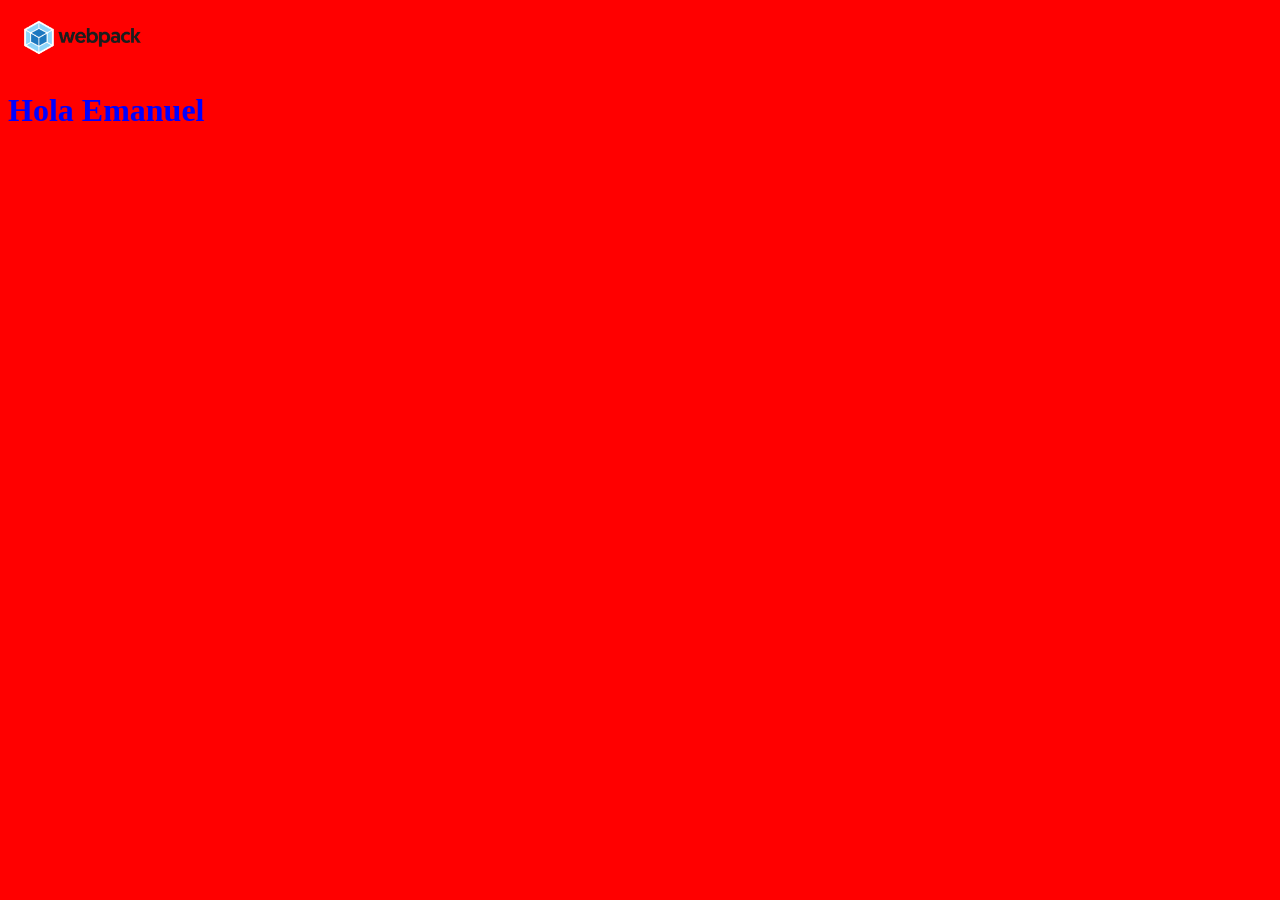
<file: docs/index.html>
<!doctype html><html lang="en"><head><meta charset="UTF-8"><meta http-equiv="X-UA-Compatible" content="IE=edge"><meta name="viewport" content="width=device-width,initial-scale=1"><title>WebPack</title><script defer="defer" src="main.d3a6ac078235776e1eca.js"></script><link href="main.6614135e634302edc113.css" rel="stylesheet"></head><body><img src="assets/img/webpack-logo.png" alt="Foto Logo"></body></html>
</file>
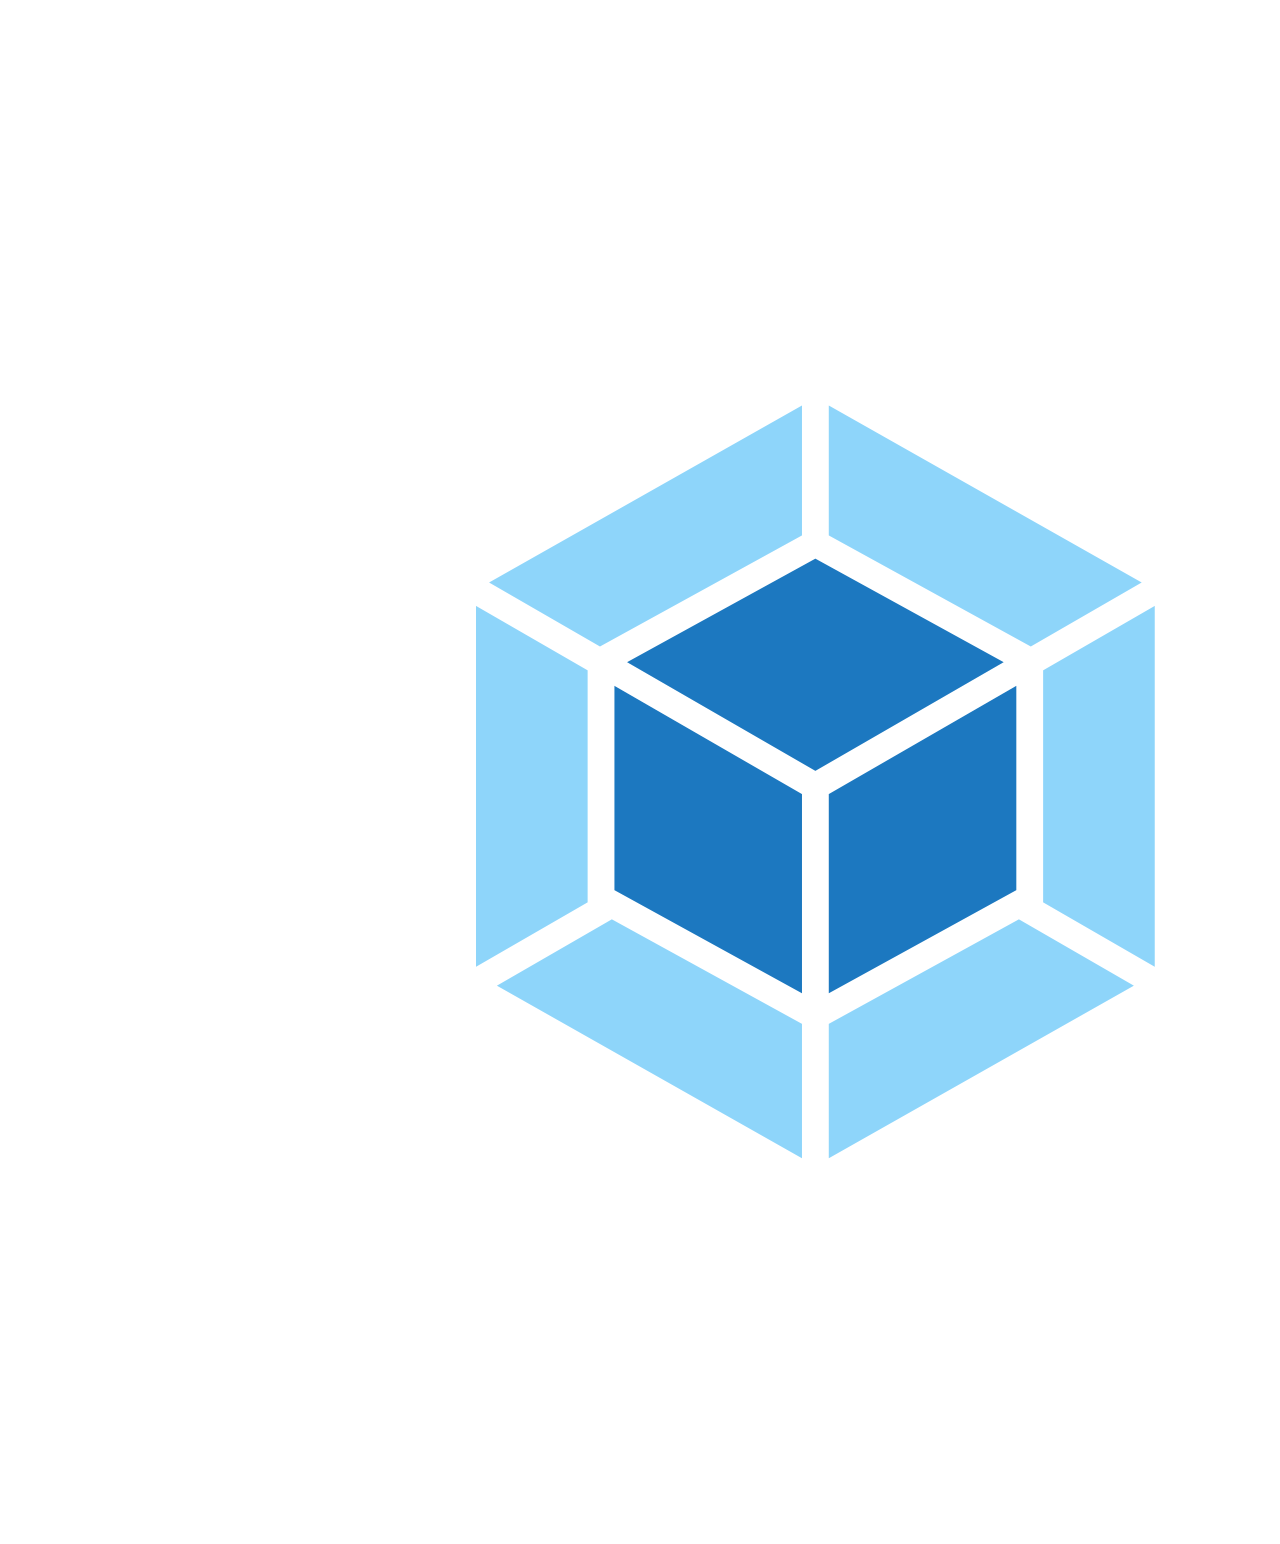
<file: src/index.html>
<!DOCTYPE html>
<html lang="en">
<head>
    <meta charset="UTF-8">
    <meta http-equiv="X-UA-Compatible" content="IE=edge">
    <meta name="viewport" content="width=device-width, initial-scale=1.0">
    <title>WebPack</title>
</head>
<body>
    <img src="assets/img/webpack-logo.png" alt="Foto Logo">
</body>
</html>
</file>
<file: docs/main.6614135e634302edc113.css>
body,html{background-color:red}img{width:150px}
</file>
